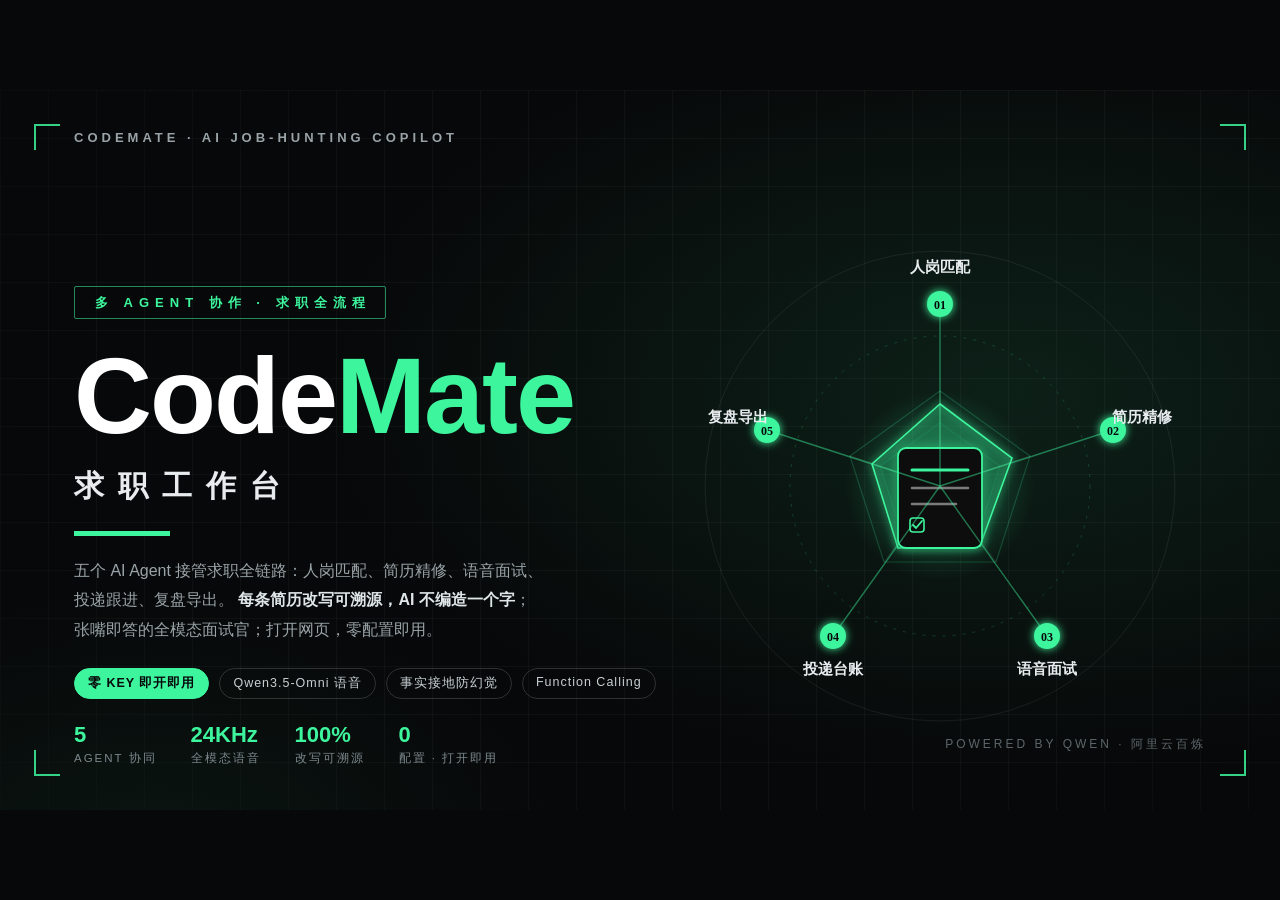
<file: _cover.html>
<!DOCTYPE html>
<html lang="zh">
<head>
<meta charset="utf-8">
<style>
  * { margin:0; padding:0; box-sizing:border-box; }
  html,body { width:100%; height:100%; overflow:hidden; background:#070809; }
  .stage {
    position:absolute; left:50%; top:50%; width:1280px; height:720px;
    transform:translate(-50%,-50%) scale(var(--s,1));
    transform-origin:center center;
    background:
      radial-gradient(1100px 620px at 78% 42%, rgba(61,245,157,.10), transparent 62%),
      radial-gradient(700px 500px at 12% 110%, rgba(61,245,157,.06), transparent 60%),
      #070809;
    font-family: "Segoe UI","PingFang SC","Microsoft YaHei",sans-serif;
    color:#fff;
  }
  /* 背景网格 */
  .grid {
    position:absolute; inset:0;
    background-image:
      linear-gradient(rgba(255,255,255,.035) 1px, transparent 1px),
      linear-gradient(90deg, rgba(255,255,255,.035) 1px, transparent 1px);
    background-size:48px 48px;
    mask-image: radial-gradient(1200px 700px at 60% 45%, #000 55%, transparent 100%);
  }
  /* 四角 HUD */
  .corner { position:absolute; width:26px; height:26px; border:2px solid #3df59d; opacity:.85; }
  .c-tl { top:34px; left:34px; border-right:none; border-bottom:none; }
  .c-tr { top:34px; right:34px; border-left:none; border-bottom:none; }
  .c-bl { bottom:34px; left:34px; border-right:none; border-top:none; }
  .c-br { bottom:34px; right:34px; border-left:none; border-top:none; }

  .topbar { position:absolute; top:40px; left:74px; right:74px; display:flex; justify-content:space-between; align-items:center; }
  .topbar .kicker { font-size:13px; letter-spacing:4px; color:#9aa4a8; font-weight:600; }
  .topbar .track { font-size:13px; letter-spacing:3px; color:#3df59d; font-weight:700; }

  /* 左侧文案 */
  .copy { position:absolute; left:74px; top:196px; width:560px; }
  .tag { display:inline-block; font-size:13px; letter-spacing:6px; color:#3df59d; font-weight:700;
         border:1px solid rgba(61,245,157,.55); padding:7px 14px 6px 20px; border-radius:2px; margin-bottom:26px; }
  h1 { font-size:108px; line-height:.95; font-weight:800; letter-spacing:-2px; }
  h1 .m { color:#3df59d; }
  .sub { margin-top:18px; font-size:30px; letter-spacing:14px; font-weight:600; color:#e8ecee; }
  .rule { width:96px; height:5px; background:#3df59d; margin:24px 0 20px; }
  .desc { font-size:16px; line-height:1.85; color:#9aa4a8; width:470px; }
  .desc b { color:#dfe6e8; font-weight:600; }
  .chips { margin-top:24px; display:flex; gap:10px; flex-wrap:nowrap; width:660px; }
  .chip { font-size:12.5px; color:#c8d0d3; border:1px solid rgba(255,255,255,.16);
          padding:6px 13px; border-radius:999px; letter-spacing:1px; }
  .chip.hot { color:#070809; background:#3df59d; border-color:#3df59d; font-weight:700; }

  /* 右侧图形 */
  .orbit { position:absolute; right:40px; top:96px; width:600px; height:600px; }
  svg { display:block; }

  .bottom { position:absolute; bottom:44px; left:74px; right:74px; display:flex; justify-content:space-between; align-items:center; }
  .stats { display:flex; gap:34px; }
  .stat .n { font-size:22px; font-weight:800; color:#3df59d; font-variant-numeric:tabular-nums; }
  .stat .l { font-size:11.5px; color:#7e888c; letter-spacing:2px; margin-top:3px; }
  .power { font-size:12px; letter-spacing:3px; color:#5c666a; }

  /* 自适应窗口：始终完整显示整张封面 */
  .stage { --s:1; }
</style>
</head>
<body>
<div class="stage">
  <div class="grid"></div>
  <div class="corner c-tl"></div><div class="corner c-tr"></div>
  <div class="corner c-bl"></div><div class="corner c-br"></div>

  <div class="topbar">
    <div class="kicker">CODEMATE · AI JOB-HUNTING COPILOT</div>
  </div>

  <div class="copy">
    <span class="tag">多 AGENT 协作 · 求职全流程</span>
    <h1>Code<span class="m">Mate</span></h1>
    <div class="sub">求职工作台</div>
    <div class="rule"></div>
    <div class="desc">
      五个 AI Agent 接管求职全链路：人岗匹配、简历精修、语音面试、投递跟进、复盘导出。
      <b>每条简历改写可溯源，AI 不编造一个字</b>；张嘴即答的全模态面试官；打开网页，零配置即用。
    </div>
    <div class="chips">
      <span class="chip hot">零 KEY 即开即用</span>
      <span class="chip">Qwen3.5-Omni 语音</span>
      <span class="chip">事实接地防幻觉</span>
      <span class="chip">Function Calling</span>
    </div>
  </div>

  <div class="orbit">
    <svg width="600" height="600" viewBox="0 0 600 600" fill="none">
      <defs>
        <radialGradient id="core" cx="50%" cy="50%" r="50%">
          <stop offset="0%" stop-color="#3df59d" stop-opacity=".35"/>
          <stop offset="100%" stop-color="#3df59d" stop-opacity="0"/>
        </radialGradient>
        <filter id="glow" x="-60%" y="-60%" width="220%" height="220%">
          <feGaussianBlur stdDeviation="4" result="b"/>
          <feMerge><feMergeNode in="b"/><feMergeNode in="SourceGraphic"/></feMerge>
        </filter>
      </defs>

      <!-- 轨道圆 -->
      <circle cx="300" cy="300" r="150" stroke="rgba(61,245,157,.18)" stroke-width="1" stroke-dasharray="3 7"/>
      <circle cx="300" cy="300" r="235" stroke="rgba(255,255,255,.07)" stroke-width="1"/>
      <!-- 雷达五维 -->
      <g stroke="rgba(61,245,157,.28)" stroke-width="1.2" opacity=".75">
        <polygon points="300,205 390,270 356,376 244,376 210,270"/>
        <polygon points="300,237 360,280 337,351 263,351 240,280" opacity=".5"/>
      </g>
      <polygon points="300,218 372,272 340,360 258,362 232,278" fill="rgba(61,245,157,.14)" stroke="#3df59d" stroke-width="1.6" filter="url(#glow)"/>
      <line x1="300" y1="300" x2="300" y2="205" stroke="rgba(255,255,255,.10)"/>
      <line x1="300" y1="300" x2="390" y2="270" stroke="rgba(255,255,255,.10)"/>
      <line x1="300" y1="300" x2="356" y2="376" stroke="rgba(255,255,255,.10)"/>
      <line x1="300" y1="300" x2="244" y2="376" stroke="rgba(255,255,255,.10)"/>
      <line x1="300" y1="300" x2="210" y2="270" stroke="rgba(255,255,255,.10)"/>

      <!-- 中心 -->
      <circle cx="300" cy="300" r="95" fill="url(#core)"/>
      <rect x="258" y="262" width="84" height="100" rx="8" fill="#0c0f10" stroke="#3df59d" stroke-width="1.8" filter="url(#glow)"/>
      <line x1="272" y1="284" x2="328" y2="284" stroke="#3df59d" stroke-width="3" stroke-linecap="round"/>
      <line x1="272" y1="302" x2="328" y2="302" stroke="rgba(255,255,255,.45)" stroke-width="2.5" stroke-linecap="round"/>
      <line x1="272" y1="318" x2="316" y2="318" stroke="rgba(255,255,255,.45)" stroke-width="2.5" stroke-linecap="round"/>
      <rect x="270" y="332" width="14" height="14" rx="3" fill="none" stroke="#3df59d" stroke-width="1.6"/>
      <path d="M273 339 l3 3 l6 -7" stroke="#3df59d" stroke-width="1.8" fill="none" stroke-linecap="round"/>

      <!-- 连线 -->
      <g stroke="rgba(61,245,157,.45)" stroke-width="1.4">
        <line x1="300" y1="300" x2="300" y2="118"/>
        <line x1="300" y1="300" x2="473" y2="244"/>
        <line x1="300" y1="300" x2="407" y2="450"/>
        <line x1="300" y1="300" x2="193" y2="450"/>
        <line x1="300" y1="300" x2="127" y2="244"/>
      </g>

      <!-- 五个节点 -->
      <g filter="url(#glow)">
        <circle cx="300" cy="118" r="13" fill="#3df59d"/>
        <circle cx="473" cy="244" r="13" fill="#3df59d"/>
        <circle cx="407" cy="450" r="13" fill="#3df59d"/>
        <circle cx="193" cy="450" r="13" fill="#3df59d"/>
        <circle cx="127" cy="244" r="13" fill="#3df59d"/>
      </g>
      <g fill="#070809" font-size="12" font-weight="800" text-anchor="middle" font-family="Segoe UI">
        <text x="300" y="123">01</text><text x="473" y="249">02</text>
        <text x="407" y="455">03</text><text x="193" y="455">04</text><text x="127" y="249">05</text>
      </g>
      <g fill="#e8ecee" font-size="15" font-weight="700" text-anchor="middle" font-family="PingFang SC,Microsoft YaHei">
        <text x="300" y="86">人岗匹配</text>
        <text x="502" y="236">简历精修</text>
        <text x="407" y="488">语音面试</text>
        <text x="193" y="488">投递台账</text>
        <text x="98" y="236">复盘导出</text>
      </g>
    </svg>
  </div>

  <div class="bottom">
    <div class="stats">
      <div class="stat"><div class="n">5</div><div class="l">AGENT 协同</div></div>
      <div class="stat"><div class="n">24KHz</div><div class="l">全模态语音</div></div>
      <div class="stat"><div class="n">100%</div><div class="l">改写可溯源</div></div>
      <div class="stat"><div class="n">0</div><div class="l">配置 · 打开即用</div></div>
    </div>
    <div class="power">POWERED BY QWEN · 阿里云百炼</div>
  </div>
</div>
<script>
  // 按窗口等比缩放，保证整张 1280×720 封面完整可见
  function fit() {
    var s = Math.min(window.innerWidth / 1280, window.innerHeight / 720);
    document.querySelector('.stage').style.setProperty('--s', s);
  }
  window.addEventListener('resize', fit);
  fit();
</script>
</body>
</html>
</file>
